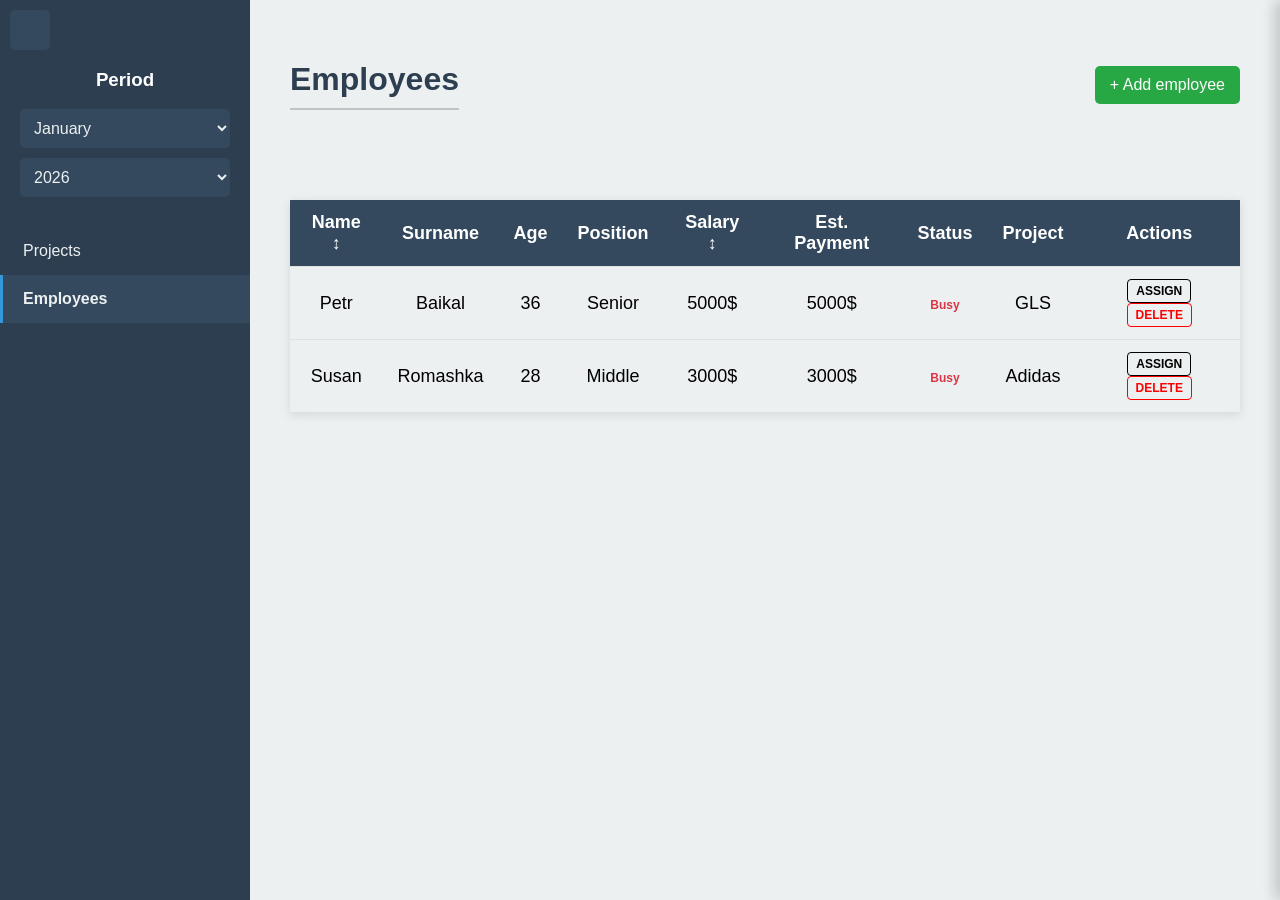
<file: index.html>
<!DOCTYPE html>
<html lang="en">

<head>
    <meta charset="UTF-8">
    <meta name="viewport" content="width=device-width, initial-scale=1.0">
    <title>Dashboard</title>
    <link rel="stylesheet" href="./style.css">
</head>

<body>

    <button class="burger-menu" id="burger-toggle"></button>

    <aside class="sidebar">
        <div class="selector">
            <h3>Period</h3>
            <select name="month" id="month" class="month-selector">
                <option value="0">January</option>
                <option value="1">February</option>
                <option value="2">March</option>
                <option value="3">April</option>
                <option value="4">May</option>
                <option value="5">June</option>
                <option value="6">July</option>
                <option value="7">August</option>
                <option value="8">September</option>
                <option value="9">October</option>
                <option value="10">November</option>
                <option value="11">December</option>
            </select>
            <select name="year" id="year" class="year-selector">
                <option value="2025">2025</option>
                <option value="2026" selected>2026</option>
                <option value="2027">2027</option>
            </select>
        </div>
        <nav class="projects_emplyees">
            <a href="#" id="nav-projects" class="elements">Projects</a>
            <a href="#" id="nav-employees" class="elements active">Employees</a>
        </nav>
    </aside>

    <div class="main-content">

        <div class="employees-content" id="employees-section">
            <div class="content">
                <h1>Employees</h1>
                <div style="display: flex; gap: 10px;">
                    <button class="button-employees" onclick="openEmployeeSidebar()">+ Add employee</button>
                </div>
            </div>

            <table class="employees-table">
                <thead>
                    <tr>
                        <th class="filter" onclick="sortData('alpha')" style="cursor:pointer">Name ↕</th>
                        <th class="filter">Surname</th>
                        <th class="filter">Age</th>
                        <th class="filter">Position</th>
                        <th class="filter" onclick="sortData('salary')" style="cursor:pointer">Salary ↕</th>
                        <th class="filter">Est. Payment</th>
                        <th class="filter">Status</th>
                        <th class="filter">Project</th>
                        <th class="filter">Actions</th>
                    </tr>
                </thead>
                <tbody id="employees-list-body"></tbody>
            </table>
        </div>


        <div class="project-content hidden" id="projects-section">
            <div class="content">
                <h1>Projects</h1>
                <div class="add-button-projects">
                    <button class="button-projects" onclick="openProjectSidebar()">+ Add project</button>
                    <button class="button-projects" onclick="openSeedModal()">Seed Data</button>
                </div>
            </div>
            <table class="projects-table">
                <thead>
                    <tr>
                        <th class="filter" onclick="sortProjects('company')" style="cursor:pointer">Company Name ↕</th>
                        <th class="filter">Project Name</th>
                        <th class="filter" onclick="sortProjects('budget')" style="cursor:pointer">Budget ↕</th>
                        <th class="filter">Capacity</th>
                        <th class="filter">Employees</th>
                        <th class="filter">Total Salaries</th>
                        <th class="filter">Actions</th>
                    </tr>
                </thead>
                <tbody id="projects-list-body"></tbody>
            </table>
        </div>


        <div id="overlay" class="overlay"></div>


        <div id="add-employee-sidebar" class="right-sidebar">
            <div class="right-sidebar-header">
                <h2>Add New Employee</h2>
                <button id="close-employee-sidebar" class="close-btn" onclick="closeAllSidebars()">&times;</button>
            </div>
            <form id="add-employee-form" class="sidebar-form">
                <label>Name</label>
                <input type="text" name="name" required placeholder="Enter Name">

                <label>Surname</label>
                <input type="text" name="surname" required placeholder="Enter Surname">

                <label>Date of Birth</label>
                <input type="date" name="birthday" required>

                <label>Position</label>
                <input type="text" name="position" required placeholder="Job title">

                <label>Salary</label>
                <input type="number" name="salary" required placeholder="Salary in $">

                <label>Initial Project (Optional)</label>
                <select name="project">

                </select>

                <button type="submit" class="save-btn">Save Employee</button>
            </form>
        </div>

        <div id="add-project-sidebar" class="right-sidebar">
            <div class="right-sidebar-header">
                <h2>Add New Project</h2>
                <button id="close-project-sidebar" class="close-btn" onclick="closeAllSidebars()">&times;</button>
            </div>
            <form id="add-project-form" class="sidebar-form">
                <label>Project Name</label>
                <input type="text" name="projectName" required placeholder="e.g. iOS Redesign">

                <label>Company Name</label>
                <input type="text" name="company" required placeholder="e.g. Apple">

                <label>Budget</label>
                <input type="number" name="budget" required placeholder="Total budget">

                <label>Employee Capacity</label>
                <input type="number" name="capacity" required placeholder="Max employees">

                <button type="submit" class="save-btn">Save Project</button>
            </form>
        </div>


        <div id="assign-modal" class="modal-overlay">
            <div class="modal-content">
                <h4>Assign Employee to Project</h4>
                <p id="assign-employee-name" style="font-weight: bold; margin-bottom: 15px; color: #555;"></p>

                <label for="modal-project-select">Choose Project:</label>
                <select id="modal-project-select">

                </select>

                <div class="modal-buttons">
                    <button class="btn-cancel" onclick="closeAssignModal()">Cancel</button>
                    <button class="btn-confirm" onclick="confirmAssignment()">Save</button>
                </div>
            </div>
        </div>


        <div id="seed-modal" class="modal-overlay">
            <div class="modal-content seed-modal-content">
                <div class="modal-header">
                    <h4>Seed Data from Month</h4>
                    <button class="close-btn" onclick="closeSeedModal()">&times;</button>
                </div>
                <p>Select a month to copy its data to the current month (<span id="target-month-name"></span>):</p>

                <div class="table-wrapper">
                    <table class="seed-table">
                        <thead>
                            <tr>
                                <th>Year</th>
                                <th>Month</th>
                                <th>Projects</th>
                                <th>Employees</th>
                                <th>Total Est. Income</th>
                                <th>Action</th>
                            </tr>
                        </thead>
                        <tbody id="seed-table-body">

                        </tbody>
                    </table>
                </div>
            </div>
        </div>
    </div>

    <script src="./script.js"></script>
</body>

</html>
</file>
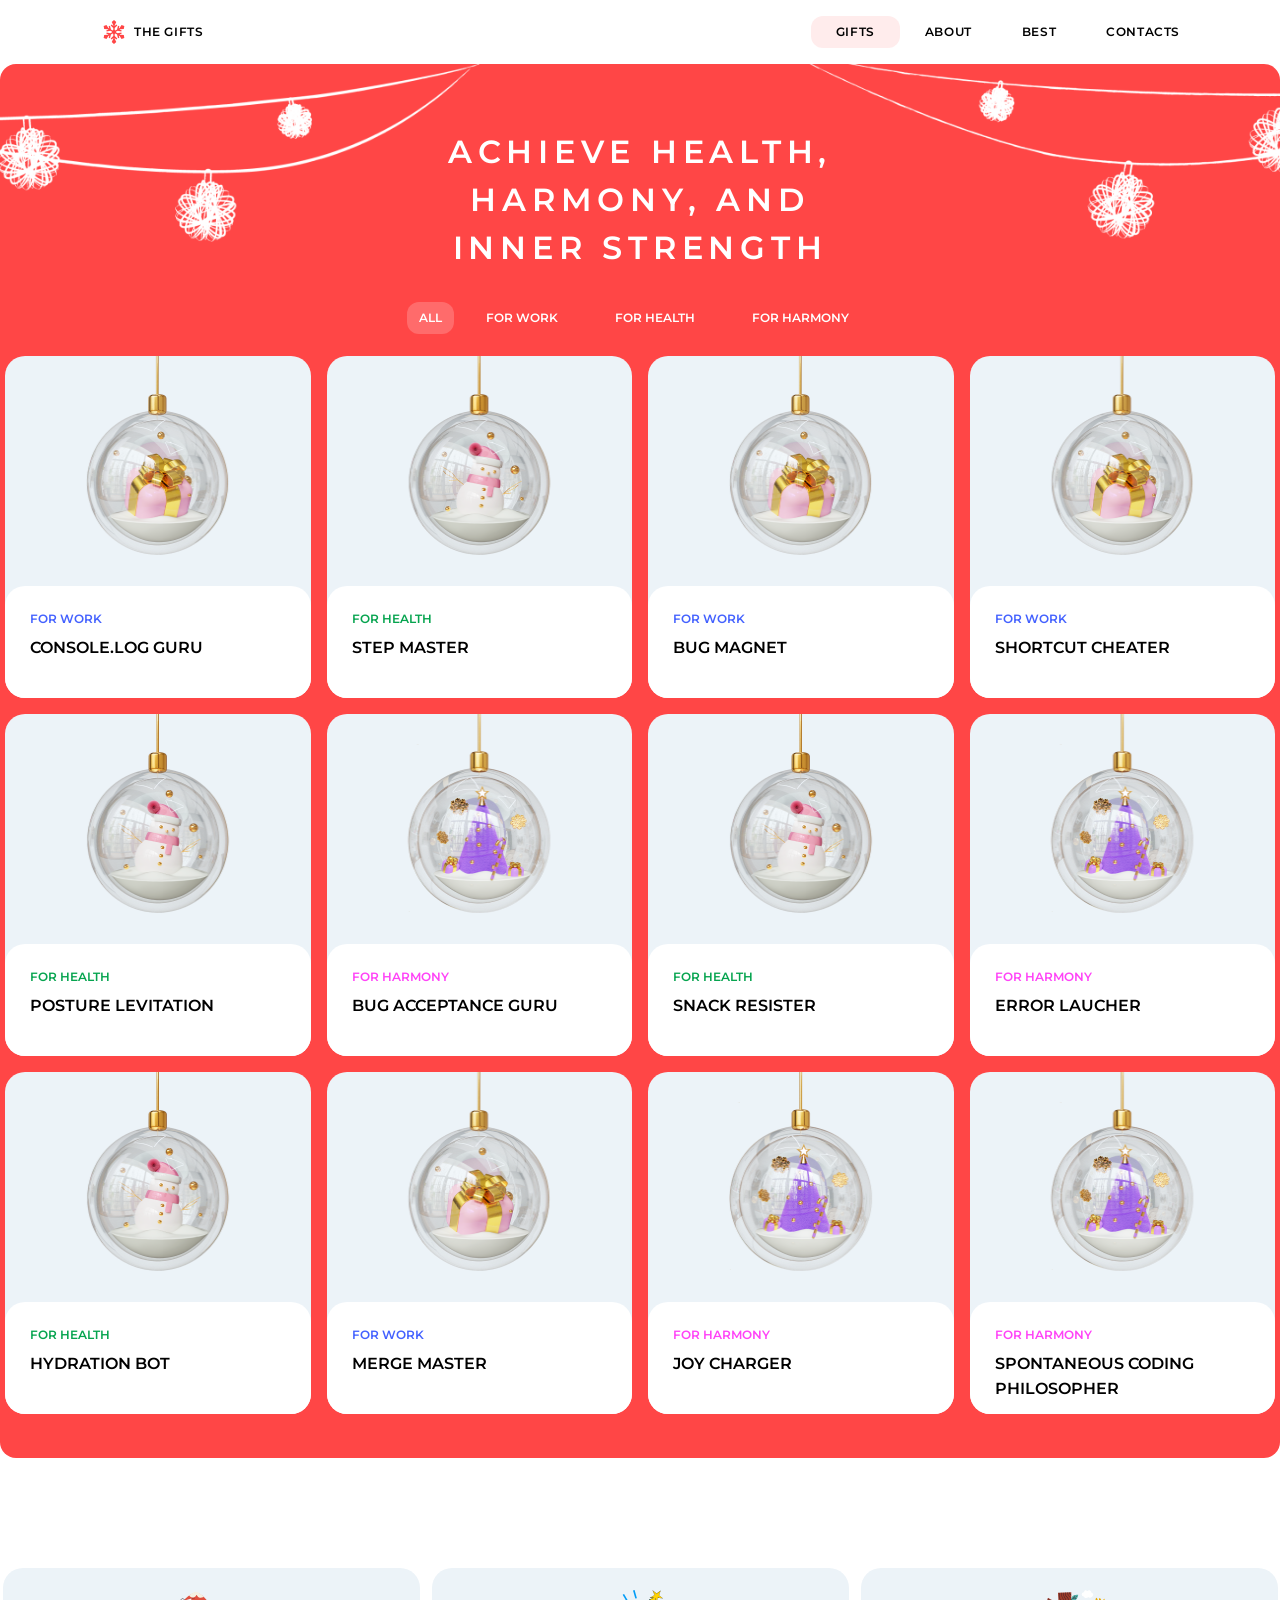
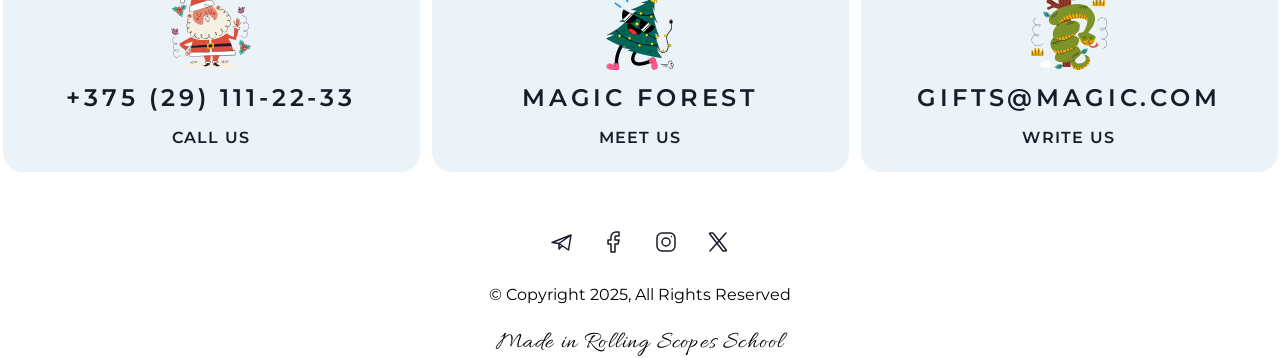
<file: christmas-shop/gifts.html>
<!DOCTYPE html>
<html lang="en">

<head>
    <meta charset="UTF-8">
    <meta name="viewport" content="width=device-width, initial-scale=1.0">
    <title>Christmas shop</title>
    <link rel="stylesheet" href="./style.css">
    <link rel="icon" href="./assets/svg/snowflake.svg">
    <link href="https://fonts.googleapis.com/css2?family=Montserrat:ital,wght@0,100..900;1,100..900&display=swap"
        rel="stylesheet">
    <link href="https://fonts.googleapis.com/css2?family=Allura&display=swap" rel="stylesheet">
</head>

<body class="gifts-page">

    <header class="container">
        <a href="index.html" class="logo">
            <img src="./assets/svg/snowflake.svg" alt="logo">
            <p>THE GIFTS</p>
        </a>
        <nav class="nav">
            <ul class="nav-list">
                <li class="nav-item"><a class="nav-link-active">GIFTS</a></li>
                <li class="nav-item"><a href="index.html#about" class="nav-link">ABOUT</a></li>
                <li class="nav-item"><a href="index.html#best" class="nav-link">BEST</a></li>
                <li class="nav-item"><a href="#contact" class="nav-link">CONTACTS</a></li>
            </ul>
        </nav>
        <div class="burger-menu" id="burger-toggle">
            <span></span>
            <span></span>
        </div>
    </header>

    <main class="container">
        <section class="gifts">
            <div class="gifts_main">
                <h1 class="gifts_h1">Achieve health,<br>
                    harmony, and<br>
                    inner strength</h1>
                <nav class="tabs">
                    <ul class="tabs-list">
                        <li class="nav-item"><a class="nav-link-active1" data-category="all">ALL</a></li>
                        <li class="nav-item"><a class="nav-link" data-category="work">FOR WORK</a></li>
                        <li class="nav-item"><a class="nav-link" data-category="health">FOR HEALTH</a></li>
                        <li class="nav-item"><a class="nav-link" data-category="harmony">FOR HARMONY</a></li>
                    </ul>
                </nav>
            </div>

            <div class="grid_container">
                <div class="card_1" data-category="work">
                    <img src="./assets/images/cardwork.png" class="img_cards" alt="workcard">
                    <div class="card_1text">
                        <h2 class="h2_colorBlue">FOR WORK</h2>
                        <h3 class="h3_gifts1">CONSOLE.LOG GURU</h3>
                    </div>
                </div>

                <div class="card_1" data-category="health">
                    <img src="./assets/images/cardhealth.png" class="img_cards" alt="healthcard">
                    <div class="card_1text">
                        <h2 class="h2_colorGreen">FOR HEALTH</h2>
                        <h3 class="h3_gifts1">STEP MASTER</h3>
                    </div>
                </div>

                <div class="card_1" data-category="work">
                    <img src="./assets/images/cardwork.png" class="img_cards" alt="workcard">
                    <div class="card_1text">
                        <h2 class="h2_colorBlue">FOR WORK</h2>
                        <h3 class="h3_gifts1">BUG MAGNET</h3>
                    </div>
                </div>

                <div class="card_1" data-category="work">
                    <img src="./assets/images/cardwork.png" class="img_cards" alt="workcard">
                    <div class="card_1text">
                        <h2 class="h2_colorBlue">FOR WORK</h2>
                        <h3 class="h3_gifts1">SHORTCUT CHEATER</h3>
                    </div>
                </div>

                <div class="card_1" data-category="health">
                    <img src="./assets/images/cardhealth.png" class="img_cards" alt="healthcard">
                    <div class="card_1text">
                        <h2 class="h2_colorGreen">FOR HEALTH</h2>
                        <h3 class="h3_gifts1">POSTURE LEVITATION</h3>
                    </div>
                </div>

                <div class="card_1" data-category="harmony">
                    <img src="./assets/images/cardharmony.png" class="img_cards" alt="harmonycard">
                    <div class="card_1text">
                        <h2 class="h2_colorPink">FOR HARMONY</h2>
                        <h3 class="h3_gifts1">BUG ACCEPTANCE GURU</h3>
                    </div>
                </div>

                <div class="card_1" data-category="health">
                    <img src="./assets/images/cardhealth.png" class="img_cards" alt="healthcard">
                    <div class="card_1text">
                        <h2 class="h2_colorGreen">FOR HEALTH</h2>
                        <h3 class="h3_gifts1">SNACK RESISTER</h3>
                    </div>
                </div>

                <div class="card_1" data-category="harmony">
                    <img src="./assets/images/cardharmony.png" class="img_cards" alt="harmonycard">
                    <div class="card_1text">
                        <h2 class="h2_colorPink">FOR HARMONY</h2>
                        <h3 class="h3_gifts1">ERROR LAUCHER</h3>
                    </div>
                </div>

                <div class="card_1" data-category="health">
                    <img src="./assets/images/cardhealth.png" class="img_cards" alt="healthcard">
                    <div class="card_1text">
                        <h2 class="h2_colorGreen">FOR HEALTH</h2>
                        <h3 class="h3_gifts1">HYDRATION BOT</h3>
                    </div>
                </div>

                <div class="card_1" data-category="work">
                    <img src="./assets/images/cardwork.png" class="img_cards" alt="workcard">
                    <div class="card_1text">
                        <h2 class="h2_colorBlue">FOR WORK</h2>
                        <h3 class="h3_gifts1">MERGE MASTER</h3>
                    </div>
                </div>

                <div class="card_1" data-category="harmony">
                    <img src="./assets/images/cardharmony.png" class="img_cards" alt="harmonycard">
                    <div class="card_1text">
                        <h2 class="h2_colorPink">FOR HARMONY</h2>
                        <h3 class="h3_gifts1">JOY CHARGER</h3>
                    </div>
                </div>

                <div class="card_1" data-category="harmony">
                    <img src="./assets/images/cardharmony.png" class="img_cards" alt="harmonycard">
                    <div class="card_1text">
                        <h2 class="h2_colorPink">FOR HARMONY</h2>
                        <h3 class="h3_gifts1">SPONTANEOUS CODING<br>PHILOSOPHER</h3>
                    </div>
                </div>
            </div>
        </section>
    </main>

    <footer class="footer container" id="contact">
        <section class="contacts_section">
            <div class="contacts_cards">
                <a href="tel:+375291112233" class="contact_cards2">
                    <img src="./assets/svg/santa-claus.svg" class="contacts_image" alt="santa-claus">
                    <p class="contacts_info">+375 (29) 111-22-33</p>
                    <h3>CALL US</h3>
                </a>

                <a href="https://maps.google.com" target="_blank" class="contact_cards2">
                    <img src="./assets/svg/christmas-tree.svg" class="contacts_image" alt="christmas-tree">
                    <p class="contacts_info">MAGIC FOREST</p>
                    <h3>MEET US</h3>
                </a>

                <a href="mailto:GIFTS@MAGIC.COM" class="contact_cards2">
                    <img src="./assets/svg/snake.svg" class="contacts_image" alt="snake">
                    <p class="contacts_info">GIFTS@MAGIC.COM</p>
                    <h3>WRITE US</h3>
                </a>
            </div>

            <div class="footer_text">
                <img src="./assets/svg/Socials.svg" alt="Socials">
                <p>© Copyright 2025, All Rights Reserved</p>
                <a href="https://rs.school/" target="_blank" class="Cursive_text3">Made in Rolling Scopes School</a>
            </div>
        </section>
    </footer>

    <button class="btnUp" id="btnUp">
        <svg width="24" height="24" viewBox="0 0 24 24" fill="none" xmlns="http://www.w3.org/2000/svg">
            <path d="M12 19V5" stroke="currentColor" stroke-width="2" stroke-linecap="round" stroke-linejoin="round" />
            <path d="M5 12L12 5L19 12" stroke="currentColor" stroke-width="2" stroke-linecap="round"
                stroke-linejoin="round" />
        </svg>
    </button>

    <script src="./script.js"></script>
</body>

</html>
</file>
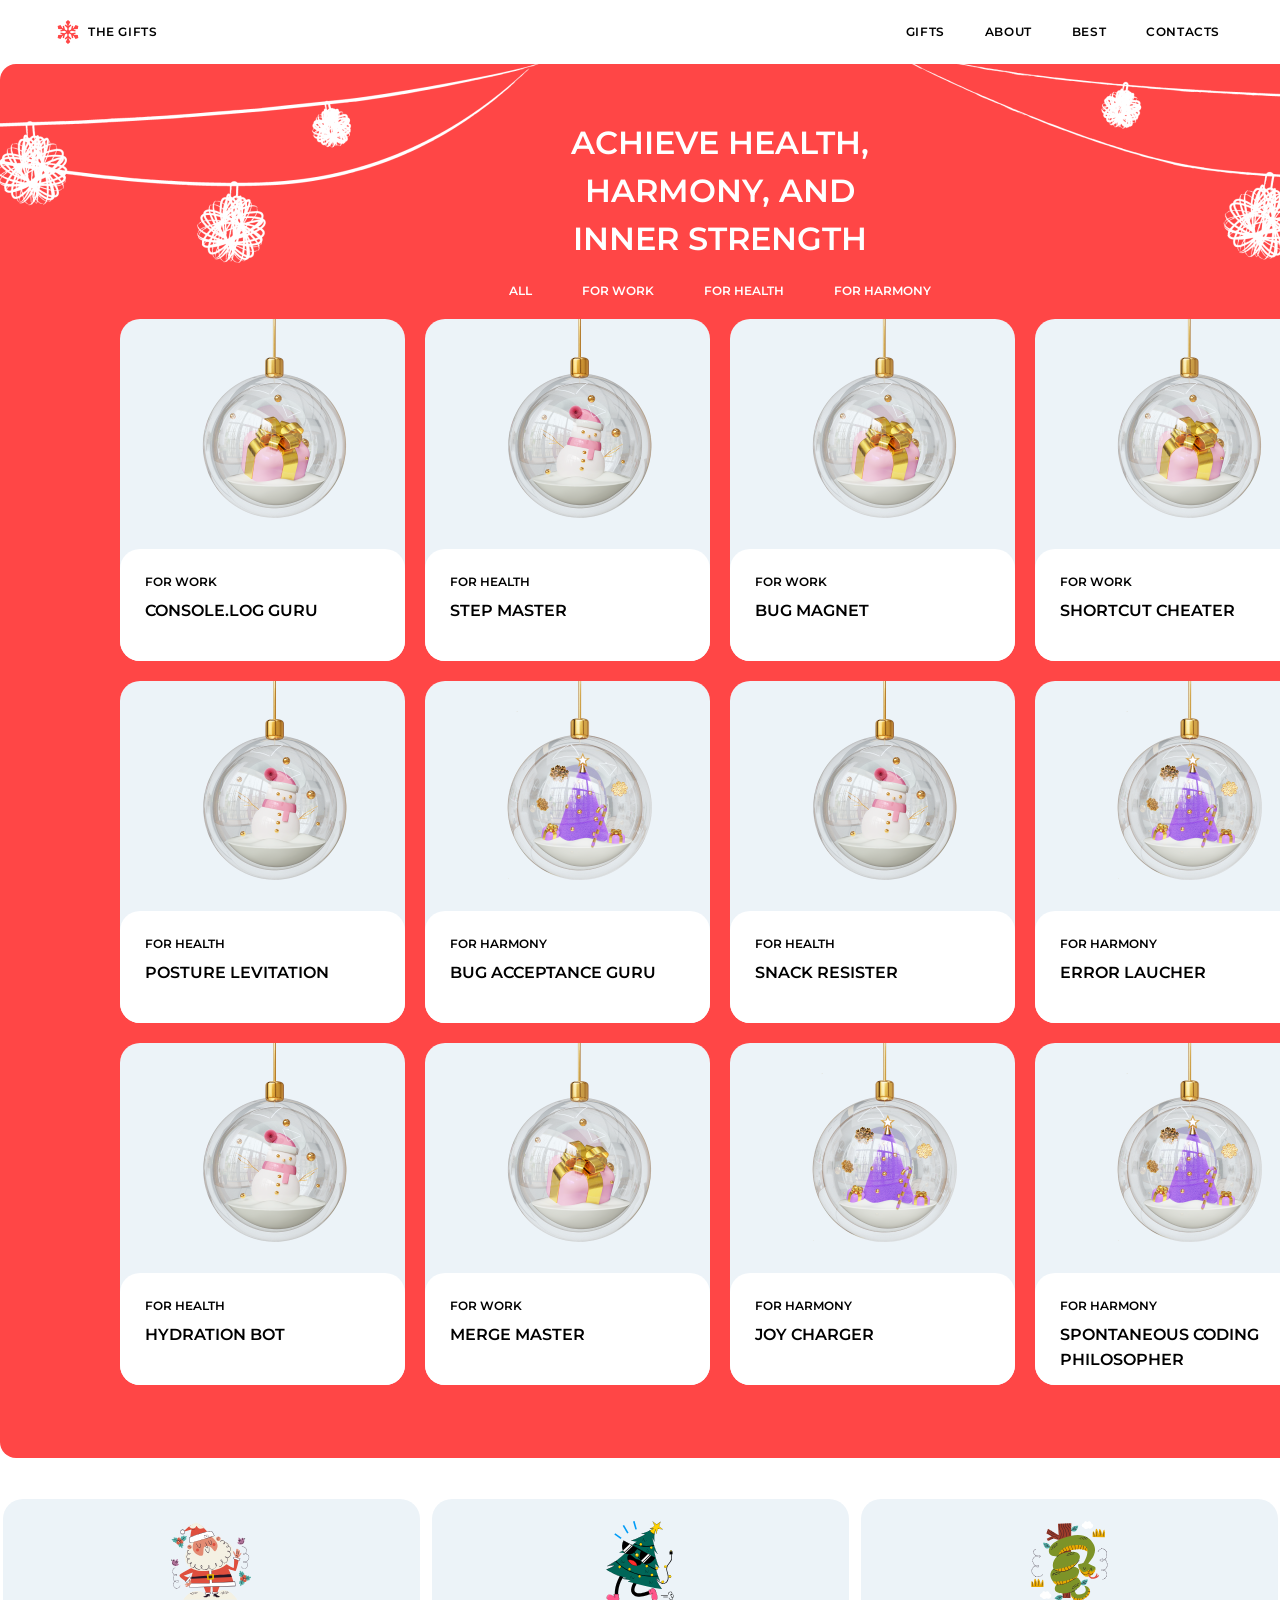
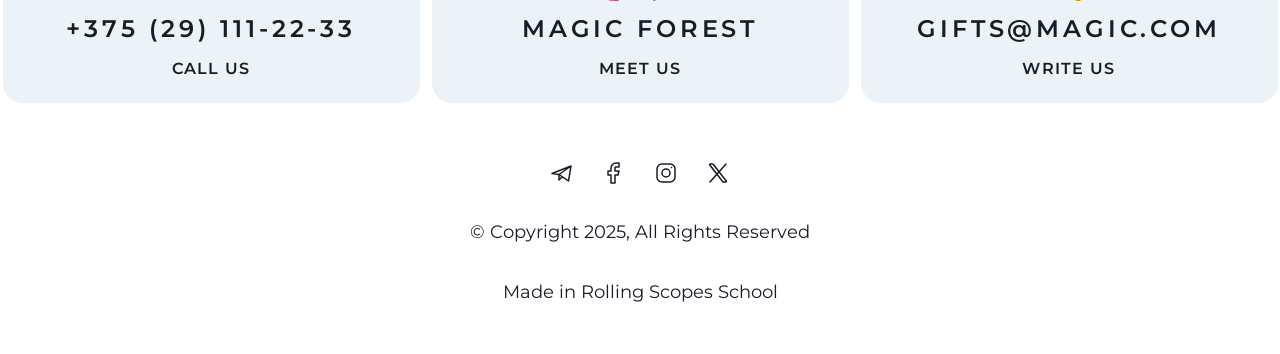
<file: christmasGift/gifts.html>
<!DOCTYPE html>
<html lang="en">

<head>
    <meta charset="UTF-8">
    <meta name="viewport" content="width=device-width, initial-scale=1.0">
    <title>Christmas shop</title>
    <link rel="stylesheet" href="./style.css">
    <link rel="icon" href="./assets/svg/snowflake.svg">
    <link href="https://fonts.googleapis.com/css2?family=Montserrat:ital,wght@0,100..900;1,100..900&display=swap"
        rel="stylesheet">
    <link href="https://fonts.googleapis.com/css2?family=Allura&display=swap" rel="stylesheet">
</head>

<body>


    <header class="container">
        <a href="index.html" class="logo">
            <img src="./assets/svg/snowflake.svg" alt="logo">
            <p>THE GIFTS</p>
        </a>
        <nav class="nav">
            <ul class="nav-list">
                <li class="nav-item"><a class="nav-link active">GIFTS</a></li>
                <li class="nav-item"><a href="#about" class="nav-link">ABOUT</a></li>
                <li class="nav-item"><a href="#best" class="nav-link">BEST</a></li>
                <li class="nav-item"><a href="#contact" class="nav-link">CONTACTS</a></li>
            </ul>
        </nav>
    </header>


    <main class="container">
        <section class="gifts">
            <div class="gifts_main">
                <h1>Achieve health,<br>
                    harmony, and<br>
                    inner strength</h1>
                <nav class="tabs">
                    <ul class="tabs-list">
                        <li class="nav-item"><a href="#ALL" class="nav-link">ALL</a></li>
                        <li class="nav-item"><a href="#FOR_WORK" class="nav-link">FOR WORK</a></li>
                        <li class="nav-item"><a href="#FOR_HEALTH" class="nav-link">FOR HEALTH</a></li>
                        <li class="nav-item"><a href="#FOR_HARMONY" class="nav-link">FOR HARMONY</a></li>
                    </ul>
                </nav>
            </div>


            <div class="grid_container">
                <div class="card_1">
                    <img src="./assets/image/cardwork.png" class="img_cards" alt="workcard">
                    <div class="card_1text">
                        <h2 class="h4_colorBlue">FOR WORK</h2>
                        <h3>CONSOLE.LOG GURU</h3>
                    </div>
                </div>
                <div class="card_1">
                    <img src="./assets/image/cardhealth.png" class="img_cards" alt="healthcard">
                    <div class="card_1text">
                        <h2 class="h4_colorGreen">FOR HEALTH</h2>
                        <h3>STEP MASTER</h3>
                    </div>
                </div>
                <div class="card_1">
                    <img src="./assets/image/cardwork.png" class="img_cards" alt="workcard">
                    <div class="card_1text">
                        <h2 class="h4_colorBlue">FOR WORK</h2>
                        <h3>BUG MAGNET</h3>
                    </div>
                </div>
                <div class="card_1">
                    <img src="./assets/image/cardwork.png" class="img_cards" alt="workcard">
                    <div class="card_1text">
                        <h2 class="h4_colorBlue">FOR WORK</h2>
                        <h3>SHORTCUT CHEATER</h3>
                    </div>
                </div>
                <div class="card_1">
                    <img src="./assets/image/cardhealth.png" class="img_cards" alt="healthcard">
                    <div class="card_1text">
                        <h2 class="h4_colorGreen">FOR HEALTH</h2>
                        <h3>POSTURE LEVITATION</h3>
                    </div>
                </div>
                <div class="card_1">
                    <img src="./assets/image/cardharmony.png" class="img_cards" alt="harmonycard">
                    <div class="card_1text">
                        <h2 class="h4_colorPink">FOR HARMONY</h2>
                        <h3>BUG ACCEPTANCE GURU</h3>
                    </div>
                </div>
                <div class="card_1">
                    <img src="./assets/image/cardhealth.png" class="img_cards" alt="healthcard">
                    <div class="card_1text">
                        <h2 class="h4_colorGreen">FOR HEALTH</h2>
                        <h3>SNACK RESISTER</h3>
                    </div>
                </div>
                <div class="card_1">
                    <img src="./assets/image/cardharmony.png" class="img_cards" alt="harmonycard">
                    <div class="card_1text">
                        <h2 class="h4_colorPink">FOR HARMONY</h2>
                        <h3>ERROR LAUCHER</h3>
                    </div>
                </div>
                <div class="card_1">
                    <img src="./assets/image/cardhealth.png" class="img_cards" alt="healthcard">
                    <div class="card_1text">
                        <h2 class="h4_colorGreen">FOR HEALTH</h2>
                        <h3>HYDRATION BOT</h3>
                    </div>
                </div>
                <div class="card_1">
                    <img src="./assets/image/cardwork.png" class="img_cards" alt="workcard">
                    <div class="card_1text">
                        <h2 class="h4_colorBlue">FOR WORK</h2>
                        <h3>MERGE MASTER</h3>
                    </div>
                </div>

                <div class="card_1">
                    <img src="./assets/image/cardharmony.png" class="img_cards" alt="harmonycard">
                    <div class="card_1text">
                        <h2 class="h4_colorPink">FOR HARMONY</h2>
                        <h3>JOY CHARGER</h3>
                    </div>
                </div>
                <div class="card_1">
                    <img src="./assets/image/cardharmony.png" class="img_cards" alt="harmonycard">
                    <div class="card_1text">
                        <h2 class="h4_colorPink">FOR HARMONY</h2>
                        <h3>SPONTANEOUS CODING<br>PHILOSOPHER</h3>
                    </div>
                </div>

            </div>
        </section>
    </main>


    <footer class="footer container" id="contact">
        <section class="contacts_section">
            <div class="contacts_cards">
                <a href="tel:+375291112233" class="contact_cards2">
                    <img src="./assets/svg/santa-claus.svg" class="contacts_image" alt="santa-claus">
                    <p class="contacts_info">+375 (29) 111-22-33</p>
                    <h3>CALL US</h3>
                </a>

                <a href="https://www.google.com/maps" target="_blank" class="contact_cards2">
                    <img src="./assets/svg/christmas-tree.svg" class="contacts_image" alt="christmas-tree">
                    <p class="contacts_info">MAGIC FOREST</p>
                    <h3>MEET US</h3>
                </a>

                <a href="mailto:GIFTS@MAGIC.COM" class="contact_cards2">
                    <img src="./assets/svg/snake.svg" class="contacts_image" alt="snake">
                    <p class="contacts_info">GIFTS@MAGIC.COM</p>
                    <h3>WRITE US</h3>
                </a>
            </div>

            <div class="footer_text">
                <img src="./assets/svg/Socials.svg" alt="Socials">
                <p>© Copyright 2025, All Rights Reserved</p>
                <a href="https://rs.school/" target="_blank" class="Cursive_text">Made in Rolling Scopes School</a>
            </div>
        </section>
    </footer>
</body>

</html>
</file>
<file: style.css>
* {
    box-sizing: border-box;
}


html {
    scroll-behavior: smooth;
}

body {
    display: flex;
    margin: 0;
    overflow: hidden;
    height: 100vh;
    font-family: Segoe UI, Tahoma, Geneva, Verdana, sans-serif;
    background-color: #ecf0f1;

}


.burger-menu {
    position: fixed;
    left: 10px;
    top: 10px;
    z-index: 100;
    width: 40px;
    height: 40px;
    background: #34495e;
    border: none;
    cursor: pointer;
    border-radius: 5px;
}


.sidebar {
    width: 250px;
    min-width: 250px;
    background-color: #2c3e50;
    transition: all 0.3s ease;
    overflow: hidden;
    display: flex;
    flex-direction: column;
    color: white;
}

.sidebar.collapsed {
    width: 0;
    min-width: 0;
    opacity: 0;
}

.main-content {
    flex-grow: 1;
    background-color: #ecf0f1;
    padding: 40px;
    overflow-y: auto;
    transition: 0.3s;

}


.sidebar.collapsed+.main-content {
    margin-left: 0;
}

.selector {
    display: flex;
    flex-direction: column;
    text-align: center;
    align-items: center;
    padding-top: 50px;
}


.month-selector,
.year-selector {
    width: 210px;
    padding: 10px;
    margin-bottom: 10px;
    border: none;
    border-radius: 5px;
    background-color: #34495e;
    color: #ecf0f1;
    font-size: 1em;
    cursor: pointer;
    transition: background-color .2s ease;
}

.projects_emplyees {
    display: flex;
    flex-direction: column;
    justify-content: left;
    margin-top: 20px;
}

.elements {
    padding: 15px 20px;
    text-decoration: none;
    color: #ecf0f1;
    transition: background-color .2s ease;
    border-left: 3px solid transparent;
}


.elements.active {
    background-color: #34495e;
    border-left-color: #3498db;
    font-weight: 700;
}

.hidden {
    display: none !important;
}


.main-content {
    display: flex;
    flex-direction: column;
    justify-content: left;
    padding: 40px;
}

.employees-content {
    display: block;
    unicode-bidi: isolate;
}

.main-content h1 {
    color: #2c3e50;
    border-bottom: 2px solid #bdc3c7;
    padding-bottom: 10px;
    margin-bottom: 20px;
}

.button-employees {
    background-color: #28a745;
    color: #fff;
    border: none;
    padding: 10px 15px;
    border-radius: 5px;
    cursor: pointer;
    font-size: 1em;
    transition: background-color .2s ease;
}

table {
    width: 100%;
    height: 50px;
    border-collapse: collapse;
    margin-top: 70px;
    box-shadow: 0 2px 10px #0000001a;
    font-size: 18px;
}

thead {
    background-color: #34495e;
    color: #fff;

}

tr {
    text-align: center;
}


table td,
table th {
    padding: 12px 15px;
    text-align: center;
    border-bottom: 1px solid #e1e1e1;
}

tbody tr {
    transition: background-color 0.3s ease;
    cursor: pointer;
}


tbody tr:hover {
    background-color: rgba(0, 123, 255, 0.1);
}

.content {
    display: flex;
    justify-content: space-between;
    align-items: center;
    margin-bottom: 20px;
}

.add-button-projects {
    display: block;
    unicode-bidi: isolate;
}


.button-projects {
    background-color: #28a745;
    color: #fff;
    border: none;
    padding: 10px 15px;
    border-radius: 5px;
    cursor: pointer;
    font-size: 1em;
    transition: background-color .2s ease;
}


th.filter:hover {
    background-color: #44607a;
    /* Чуть светлее при наведении */
    color: #1abc9c;
}




/* Правый сайдбар */
.right-sidebar {
    position: fixed;
    top: 0;
    right: -400px;

    width: 400px;
    height: 100vh;
    background-color: white;
    box-shadow: -5px 0 15px rgba(0, 0, 0, 0.1);
    z-index: 1001;
    transition: right 0.3s ease;

    padding: 25px;
    display: flex;
    flex-direction: column;
}

.right-sidebar.active {
    right: 0;

}


.overlay {
    position: fixed;
    top: 0;
    left: 0;
    width: 100%;
    height: 100%;
    background: rgba(0, 0, 0, 0.5);
    display: none;
    z-index: 1000;
}

.overlay.active {
    display: block;
}


.right-sidebar-header {
    display: flex;
    justify-content: space-between;
    align-items: center;
    border-bottom: 1px solid #eee;
    padding-bottom: 15px;
    margin-bottom: 20px;
}

.sidebar-form {
    display: flex;
    flex-direction: column;
    gap: 15px;
}

.sidebar-form input {
    padding: 10px;
    border: 1px solid #ddd;
    border-radius: 5px;
}

.save-btn {
    background-color: #28a745;
    color: white;
    border: none;
    padding: 12px;
    border-radius: 5px;
    cursor: pointer;
    font-weight: bold;
    margin-top: 10px;
}

.close-btn {
    background: none;
    border: none;
    font-size: 24px;
    cursor: pointer;
}


/*actions*/

.actions-cell {
    display: flex;
    gap: 8px;
    align-items: center;
}


.btn-text {
    background: none;
    border: 1px solid currentColor;
    padding: 4px 8px;
    font-size: 12px;
    font-weight: 600;
    text-transform: uppercase;
    cursor: pointer;
    border-radius: 4px;
    transition: background 0.2s, color 0.2s;
}


.btn-assign-text {
    color: #007bff;
    background-color: rgba(0, 123, 255, 0.1);
}

.btn-assign-text:hover {
    background-color: #007bff;
    color: white;
}

.btn-delete-text {
    color: #dc3545;
    background-color: rgba(220, 53, 69, 0.1);
}

.btn-delete-text:hover {
    background-color: #dc3545;
    color: white;
}


.status-text {
    font-size: 12px;
    font-weight: bold;
    text-transform: capitalize;
}

.text-online {
    color: #28a745;
}

.text-offline {
    color: #dc3545;
}



/*модальное окно*/

.modal-overlay {
    display: none;
    position: fixed;
    top: 0;
    left: 0;
    width: 100%;
    height: 100%;
    background: rgba(0, 0, 0, 0.5);
    z-index: 2000;
    justify-content: center;
    align-items: center;
}

.modal-overlay.active {
    display: flex;
}

.modal-content {
    background: white;
    padding: 25px;
    border-radius: 12px;
    width: 320px;
    box-shadow: 0 5px 15px rgba(0, 0, 0, 0.3);
}

.modal-content select {
    width: 100%;
    padding: 8px;
    margin: 15px 0;
}

.modal-buttons {
    display: flex;
    justify-content: flex-end;
    gap: 10px;
}

.btn-confirm {
    background: #28a745;
    color: white;
    border: none;
    padding: 8px 15px;
    border-radius: 5px;
    cursor: pointer;
}

.btn-cancel {
    background: #eee;
    border: none;
    padding: 8px 15px;
    border-radius: 5px;
    cursor: pointer;
}


/*seed data*/

.seed-modal-content {
    width: 80% !important;
    max-width: 800px;
}

.seed-table {
    width: 100%;
    border-collapse: collapse;
    margin-top: 15px;
}

.seed-table th,
.seed-table td {
    padding: 10px;
    border-bottom: 1px solid #eee;
    text-align: left;
}

.btn-seed {
    background: #007bff;
    color: white;
    border: none;
    padding: 5px 10px;
    border-radius: 4px;
    cursor: pointer;
}

.btn-seed:hover {
    background: #0056b3;
}

.modal-header {
    display: flex;
    justify-content: space-between;
    align-items: center;
    margin-bottom: 15px;
}

.close-btn {
    background: none;
    border: none;
    font-size: 24px;
    cursor: pointer;
}

.btn-seed-action {
    background-color: #4A90E2;
    color: white;
    border: none;
    padding: 6px 12px;
    border-radius: 4px;
    cursor: pointer;
    font-weight: bold;
}

.btn-seed-action:hover {
    background-color: #357ABD;
}
</file>
<file: christmas-shop/style.css>
* {
    box-sizing: border-box;
}


.container {
    max-width: 1440px;
    margin: 0 auto;
}

html {
    scroll-behavior: smooth;
}

body {
    font-family: "Montserrat", sans-serif;
    font-weight: 400;
    font-size: 18px;
    display: flex;
    flex-direction: column;
    color: rgba(236, 243, 248, 1);
    margin: 0;
    background-color: rgba(255, 255, 255, 1);
}

.container,
.hero,
.gifts,
.CTA,
footer {
    max-width: 1440px;
    width: 100%;
    margin: 0 auto;
}


img {
    max-width: 100%;
    height: auto;
    display: block;
}

/*Header*/

header {
    background-color: rgba(255, 255, 255, 1);
    color: black;
    width: 100%;
    height: 64px;
    display: flex;
    justify-content: space-between;
    align-items: center;
    padding: 0 40px;
    line-height: 130%;
    letter-spacing: 0.05em;
    font-family: 'Montserrat', sans-serif;
    font-weight: 600;
    font-size: 12px;
    text-transform: uppercase;
    box-sizing: border-box;
}

.nav a,
.logo {
    color: black;
    text-decoration: none;
    transition: all 0.5s;
    display: flex;
    align-items: center;
}


.nav a:hover {
    color: rgba(255, 70, 70, 1);
    border-radius: 12px;
    background-color: rgba(255, 70, 70, 0.1);
    padding: 8px 30px;
}


.logo:hover {
    color: rgba(255, 70, 70, 1);
    border-radius: 12px;
    background-color: rgba(255, 70, 70, 0.1);
    padding: 8px 62px;
}



.logo {
    gap: 8px;
    padding: 8px 62px;
}

.logo p {
    margin: 0;
    line-height: 130%;
    letter-spacing: 0.05em;
    font-family: Montserrat;
    font-weight: 600;
    font-size: 12px;
    text-transform: uppercase;
}

.nav-list {
    list-style: none;
    display: flex;
    gap: 0;
    padding-right: 35px;

}

.nav-link {
    padding: 8px 25px;
    display: block;
}


.burger-menu {
    display: none;
    width: 40px;
    height: 40px;
    position: relative;
    cursor: pointer;
    z-index: 20;
}

.burger-menu span {
    position: absolute;
    left: 23px;
    width: 18px;
    height: 1px;
    background-color: black;
    transition: 0.3s;
}

.burger-menu span:first-child {
    top: 17px;
}

.burger-menu span:last-child {
    bottom: 17px;
}



/*Main*/

main {
    display: flex;
    flex-direction: column;
    justify-content: center;
    text-align: center;
    border-radius: 16px;
    background-color: rgba(255, 70, 70, 1);
}


/*hero*/

.hero {
    background-image: url('./assets/images/christmassnow.png'), url('./assets/images/christmasball.png');
    background-repeat: no-repeat;
    background-size: cover;
    background-position: center;
    display: flex;
    flex-direction: column;
    justify-content: center;
    align-items: center;
    width: 100%;
    max-width: 1440px;
    min-height: 524px;
    margin: 0 auto;
    border-radius: 40px;
}

.gift_yourself {
    display: flex;
    flex-direction: column;
    align-items: center;
    text-align: center;
    gap: 12px;
}

.Cursive_text {
    font-size: 24px;
    font-weight: 400;
    letter-spacing: 0.05em;
    font-family: "Allura", cursive;
    color: #FFFFFF;
    margin: 0;
}

h1 {
    font-family: "Montserrat", sans-serif;
    font-weight: 600;
    font-size: 32px;
    line-height: 150%;
    letter-spacing: 0.18em;
    color: #FFFFFF;
    margin: 8px 0;
    text-transform: uppercase;
}

.button_explore {
    display: flex;
    align-items: center;
    justify-content: center;
    text-decoration: none;
    border-radius: 20px;
    height: 56px;
    width: 235px;
    background-color: #181C29;
    color: #FFFFFF;
    font-family: "Montserrat", sans-serif;
    font-weight: 600;
    font-size: 12px;
    letter-spacing: 0.05em;
    text-transform: uppercase;
    transition: background-color 0.5s ease, color 0.5s ease;
    margin-bottom: 15px;
}

.button_explore:hover {
    background-color: #FFFFFF;
    color: #181C29;
}


/*about*/

.About {
    display: flex;
    justify-content: center;
    align-items: center;
    min-height: 648px;
    width: 100%;
    background-color: rgba(255, 70, 70, 1);
    background-image: url('./assets/images/christmassnow.png');
}

.rectangle_about {
    display: flex;
    flex-direction: row;
    background-color: white;
    color: black;
    max-width: 1276px;
    width: calc(100% - 16px);
    height: auto;
    border-radius: 20px;
    overflow: hidden;
    margin: 0 auto;
}

.Cursive_text2 {
    font-size: 24px;
    font-weight: 400;
    letter-spacing: 0.05em;
    font-family: "Allura", cursive;
    color: rgba(255, 70, 70, 1);
}

.Text_section2 {
    flex: 1;
    display: flex;
    flex-direction: column;
    justify-content: center;
    padding: 0 60px;
    text-align: left;
    align-items: flex-start;
    padding-bottom: 20px;
}


.Text_section2 h2 {
    font-size: 24px;
    text-transform: uppercase;
    margin-bottom: 20px;
    font-weight: 600;
    line-height: 152%;
    letter-spacing: 16%;
    margin: 0;
}

p {
    font-family: "Montserrat", sans-serif;
    font-weight: 400;
    line-height: 148%;
    font-size: 16px;
}

.image_santa {
    flex: 1;
}

.image_santa img {
    object-fit: cover;
    display: block;
    width: 638px;
    height: 528px;
    border-radius: 20px;
    gap: Space 0;
    opacity: 1;

}


.slider_1 {
    display: flex;
    flex-direction: column;
    justify-content: center;

}

.text_slider {
    display: flex;
    flex-direction: column;
    justify-content: center;
    margin-top: 60px;
    padding: 0;
}

.text_slider h2 {
    margin: 0;
    padding: 0;
}


/* slider */

.row_slider {
    display: flex;
    flex-direction: row;
    justify-content: space-between;
    align-items: center;
    padding-left: 90px;
    gap: 19px;
    background-image: url('./assets/images/christmassnow.png');
    width: 100%;
    max-width: 1440px;
    margin: 0 auto;
    overflow: hidden;
    position: relative;
}


.bigText {
    font-family: "Montserrat", sans-serif;
    font-weight: 600;
    font-size: 80px;

}

.row_image {
    height: 200px;
    width: 200px;
}


.row_button {
    display: flex;
    flex-direction: row;
    justify-content: right;
    align-items: center;
    padding: 0 80px;
    gap: 20px;
    margin: 0;
}

.arrow-button1 {
    width: 60px;
    height: 60px;
    color: white;
    background-color: #ff4d4d;
    border: 1px solid white;
    border-radius: 40%;
    cursor: pointer;
    transition: all 0.3s ease;
    display: flex;
    align-items: center;
    justify-content: center;
    padding: 0;
    transform: scaleX(-1);
}

.arrow-button {
    width: 60px;
    height: 60px;
    color: white;
    background-color: #ff4d4d;
    border: 1px solid white;
    border-radius: 40%;
    cursor: pointer;
    transition: all 0.3s ease;
    display: flex;
    align-items: center;
    justify-content: center;
    padding: 0;
}

.arrow-button:hover {
    background-color: #ff4d4d;
    color: white;
    border-color: #ffadad;
}

.arrow-button1:hover {
    background-color: #ff4d4d;
    color: white;
    border-color: #ffadad;
}

/* Best_Gifts */

.Best_Gifts {
    background-image: url('./assets/images/christmassnow.png');
    display: flex;
    flex-direction: column;
    justify-content: center;
    margin: 100px 0 0;
    gap: 15px;

}

.best_cards {
    display: flex;
    flex-direction: row;
    justify-content: center;
    flex-wrap: wrap;
    gap: 10px;

}

.card_1 {
    display: flex;
    flex-direction: column;
    justify-content: center;
    background-color: rgba(236, 243, 248, 1);
    border-radius: 20px;
    margin: 0;
}

.card_1text {
    display: flex;
    flex-direction: column;
    justify-content: flex-start;
    background-color: white;
    text-align: left;
    color: black;
    padding-left: 20px;
    border-radius: 20px;
    width: 310px;
    height: 112px;
    gap: 0;
    opacity: 1;
    padding-top: 20px;

}

.img_cards {
    width: 310px;
    height: 230px;

}

h2 {
    font-family: Montserrat;
    font-weight: 600;
    font-style: SemiBold;
    font-size: 24px;
    line-height: 152%;
    letter-spacing: 16%;
    text-transform: uppercase;
    padding: 0;
    margin: 0;
}

h3 {
    font-family: "Montserrat", sans-serif;
    font-weight: 600;
    font-size: 16px;
    line-height: 152%;
    letter-spacing: 8%;
    font-style: SemiBold;
    line-height: 152%;
    letter-spacing: 8%;
    text-transform: uppercase;
    padding: 0;
    margin: 0;
}


.h2_colorBlue,
.h2_colorGreen,
.h2_colorPink {
    font-family: "Montserrat", sans-serif;
    font-weight: 600;
    font-size: 12px;
    font-family: Montserrat;
    font-style: SemiBold;
    line-height: 130%;
    letter-spacing: 5%;
    text-transform: uppercase;
    padding: 0;
    margin: 0;
}


h3:hover {
    color: #FF4646;
    cursor: pointer;
    transition: color 0.3s;
}

.h2_colorBlue {
    color: rgba(67, 97, 255, 1);
    font-family: "Montserrat", sans-serif;
    font-weight: 600;
    font-size: 12px;
    font-family: Montserrat;
    font-style: SemiBold;
    line-height: 130%;
    letter-spacing: 5%;
    text-transform: uppercase;
}

.h2_colorGreen {
    color: rgba(6, 164, 79, 1);
    font-family: "Montserrat", sans-serif;
    font-weight: 600;
    font-size: 12px;
    font-family: Montserrat;
    font-style: SemiBold;
    line-height: 130%;
    letter-spacing: 5%;
    text-transform: uppercase;
}

.h2_colorPink {
    color: rgba(255, 67, 247, 1);
    font-family: "Montserrat", sans-serif;
    font-weight: 600;
    font-size: 12px;
    font-family: Montserrat;
    font-style: SemiBold;
    line-height: 130%;
    letter-spacing: 5%;
    text-transform: uppercase;
}



/*CTA_section*/

.CTA {
    background-image: url('./assets/images/christmassnow.png'), url('./assets/images/CTA_snow.png');
    background-repeat: no-repeat;
    background-size: contain;
    background-size: 100%, cover;
    background-position: center;
    max-width: 1440px;
    width: 100%;
    min-height: 668px;
    display: flex;
    flex-direction: column;
    justify-content: center;
    align-items: center;
    background-size: cover;
}

.CTA_main {
    display: flex;
    flex-direction: column;
    align-items: center;
    text-align: center;
    margin-top: 90px;

}

.CTA_main h2 {
    padding-bottom: 15px;
}



.timer {
    display: flex;
    flex-direction: row;
    align-items: center;
    justify-content: center;
    border-radius: 20px;
    background-color: rgba(255, 255, 255, 0.4);
    color: rgba(255, 255, 255, 1);
    max-width: 344px;
    width: 100%;
    height: 72px;
    box-sizing: border-box;
}

.timer_code {
    display: flex;
    flex-direction: column;
    justify-content: center;
    align-items: center;
    flex: 1;
    height: 30%;
}

.timer_code:not(:last-child) {
    border-right: 1px solid rgba(255, 255, 255, 0.4);
}

.timer_code h2 {
    font-size: 24px;
    font-family: 'Montserrat', sans-serif;
    font-weight: 600;
    line-height: 1.2;
    letter-spacing: 0.05em;
    text-align: center;
    margin: 0;
}

.timer_code h3 {
    font-size: 12px;
    font-family: 'Montserrat', sans-serif;
    font-weight: 400;
    line-height: 1.2;
    text-align: center;
    text-transform: uppercase;
    margin: 0;
}

/*footer*/

footer {
    min-height: 496px;
    width: 100%;
    max-width: 1440px;
    margin: 0 auto;
    background-color: #FFFFFF;
    color: #181C29;
    display: flex;
    flex-direction: column;
    justify-content: center;
    align-items: center;
    padding-top: 110px;
}

.contacts_cards {
    display: flex;
    flex-direction: row;
    justify-content: center;
    align-items: center;
    gap: 12px;
}

.contact_cards2 {
    text-decoration: none;
    color: inherit;
    background-color: #ECF3F8;
    width: 417px;
    height: 204px;
    border-radius: 20px;
    display: flex;
    flex-direction: column;
    justify-content: center;
    align-items: center;
    gap: 10px;
    transition: background-color 0.3s ease, transform 0.3s ease;
}


.contact_cards2:hover {
    background-color: #DDE7EF;
    transform: translateY(-5px);
}

.contacts_info {
    font-family: 'Montserrat', sans-serif;
    font-weight: 600;
    font-size: 24px;
    line-height: 152%;
    letter-spacing: 0.16em;
    text-align: center;
    text-transform: uppercase;
    margin: 0;
}

.contact_cards2 h3 {
    font-family: 'Montserrat', sans-serif;
    font-weight: 600;
    font-size: 16px;
    line-height: 152%;
    letter-spacing: 0.08em;
    text-align: center;
    text-transform: uppercase;
    margin: 0;
}

.footer_text {
    display: flex;
    flex-direction: column;
    justify-content: center;
    align-items: center;
    text-align: center;
    padding-top: 50px;
    gap: 5px;
    color: #000;
}


.Cursive_text3:hover {
    color: #FF4646;
    cursor: pointer;
    transition: color 0.3s;
}





/* Gifts html other */

.nav-link-active {
    pointer-events: none;
    cursor: default;
    background-color: transparent;
    color: #000;
    background-color: rgba(255, 70, 70, 0.1);
    padding: 8px 25px;
    display: block;
    border-radius: 12px;
}

.nav-link-active1 {
    pointer-events: none;
    cursor: default;
    background-color: transparent;
    color: #000;
    background-color: rgba(255, 255, 255, 0.2);
    padding: 8px 12px;
    display: block;
    border-radius: 12px;

}


.gifts {
    min-height: 1394px;
    max-width: 1440px;
    width: 100%;
    height: auto;
    display: flex;
    flex-direction: column;
    justify-content: center;
    text-align: center;
    background-image: url('./assets/images/bg-garland.png');
    background-repeat: no-repeat;
    background-size: contain;
    background-position: top;
    width: 100%;
}

.gifts_h1 {

    font-family: Montserrat;
    font-weight: 600;
    font-style: SemiBold;
    font-size: 32px;
    line-height: 150%;
    letter-spacing: 18%;
    text-align: center;
    text-transform: uppercase;
    margin: 0;
    padding-top: 20px;
}

.tabs {
    font-family: Montserrat;
    font-weight: 600;
    font-style: SemiBold;
    font-size: 12px;
    line-height: 130%;
    letter-spacing: 5%;
    text-transform: uppercase;
    color: rgba(255, 255, 255, 1);
    padding-top: 18px;
    padding-bottom: 10px;

}

.tabs-list {
    list-style: none;
    display: flex;
    flex-direction: row;
    flex-wrap: wrap;
    justify-content: center;
    gap: 7px;
    padding: 0;
}

.tabs a {
    color: rgba(255, 255, 255, 1);
    text-decoration: none;
    transition: color 0.5s;
}

.tabs a:hover {
    color: rgba(255, 255, 255, 1);
    border-radius: 12px;
    background-color: rgba(255, 255, 255, 0.2);
    padding: 8px 16px;
    transition: 0.5s;
}



/*best Gifts html other*/


.grid_container {
    display: grid;
    grid-template-columns: repeat(auto-fill, minmax(280px, 1fr));
    gap: 16px;
    max-width: 1270px;
    margin: 0 auto;

}



.card_1 {
    display: flex;
    flex-direction: column;
    justify-content: center;
    background-color: rgba(236, 243, 248, 1);
    border-radius: 20px;
    margin: 0;
    padding: 0;
}

.card_1text {
    display: flex;
    flex-direction: column;
    justify-content: flex-start;
    background-color: white;
    text-align: left;
    color: black;
    padding-left: 20px;
    border-radius: 20px;
    width: 100%;
    height: 112px;
    padding: Space 20;
    gap: 8;
    opacity: 1;
    padding-top: 20px;

}


.img_cards {
    width: 310px;
    height: 230px;

}


.h3_gifts1 {
    font-family: "Montserrat", sans-serif;
    font-weight: 600;
    font-size: 16px;
    line-height: 152%;
    letter-spacing: 8%;
    font-style: SemiBold;
    line-height: 152%;
    letter-spacing: 8%;
    text-transform: uppercase;
}

.h3_gifts1:hover {
    color: #FF4646;
    cursor: pointer;
    transition: color 0.3s;
}



.Cursive_text3 {
    margin: 0;
    padding: 0;
    font-size: 24px;
    font-weight: 400;
    letter-spacing: 0.05em;
    font-family: "Allura", cursive;
    color: black;
    margin: 0;
    text-decoration: none;
}


.h3_gifts1,
.h2_colorBlue,
.h2_colorPink,
.h2_colorGreen {
    margin: 5px;
    padding: 0;
}

.btnUp {
    position: fixed;
    bottom: 20px;
    right: 20px;
    width: 50px;
    height: 50px;
    border-radius: 50%;
    background-color: #fca9a9;
    color: rgb(0, 0, 0);
    border: none;
    cursor: pointer;
    align-items: center;
    justify-content: center;
    z-index: 1000;
    transition: opacity 0.3s;
}

.btnUp:hover {
    background-color: #e33e3e;

}


@media (max-width: 768px) {


    .section {
        width: 100%;
    }

    .hero {
        background-image: url('./assets/images/christmassnow.png'), url('./assets/images/christmasball.png');
        background-repeat: no-repeat;
        background-size: 1250px auto;
        background-position: center 1px;
        min-height: 590px;
        padding-bottom: 0;
    }


    .gift_yourself {
        margin-top: -50px;
        padding-bottom: 0;
    }


    .gift_yourself h1 {
        margin: 0;
        padding-bottom: 0;
    }

    .Cursive_text {
        margin: 0;
        padding: 0;
    }

    .About {
        padding-top: -5px;
        min-height: auto;
    }


    .rectangle_about {
        display: flex;
        flex-direction: row;
        align-items: center;

    }

    .Text_section2 {
        display: flex;
        flex-direction: column;
        text-align: left;
        max-width: 376px;
    }

    .Text_section2 br {
        display: none;
    }


    .image_santa {
        width: 500px;
        height: auto;
        max-width: 100%;
    }

    .slider_1 {
        padding-top: 50px;
    }


    .row_slider {
        padding: 0;
        margin-top: -18px;
        margin-left: 5px;


    }

    .row_button {
        padding: 0;
        margin-top: -20px;
    }


    .Best_Gifts {
        padding-top: 18px;
    }



    header {
        padding: 0 20px;
    }

    .CTA {
        background-image: url('./assets/images/christmassnow.png'), url('./assets/images/CTA_snow.png');
        background-repeat: no-repeat;
        background-size: contain;
        background-size: 100%, cover;
        background-position: center 60px;
        max-width: 768px;
        width: 100%;
        min-height: 668px;
    }

    .CTA_main {
        padding-top: 80px;

    }



    .CTA_main h2 {
        padding-bottom: 20px;
    }


    .CTA_main,
    .gifts_main,
    .footer {
        padding-left: 0;
        padding-right: 0;
    }



    .timer {
        display: flex;
        flex-direction: row;
        align-items: center;
        justify-content: center;
        max-width: 344px;

    }

    .footer container {
        max-width: 768px;
        width: 100%;
        min-height: 928px;
    }



    .contacts_cards {
        flex-direction: column;
        display: flex;
        width: 100%;
        align-items: center;
        padding-top: 20px;

    }

    .contact_cards2 {
        max-width: 100%;
        width: 752px;
        min-height: 204px;
    }

    .contacts_info {
        font-size: 18px;
    }


    .burger-menu {
        display: block;
    }

    .nav {
        position: fixed;
        top: 0;
        right: -100%;
        width: 100%;
        height: 100vh;
        background-color: #FFFFFF;
        z-index: 10;
        transition: right 0.5s ease;
        display: flex;
        justify-content: center;
        align-items: center;
    }

    .nav.is-open {
        right: 0;
    }

    .nav-list {
        flex-direction: column;
        gap: 32px;
        padding: 0;
    }

    .nav-link {
        font-size: 24px;
    }



    .card_1,
    .img_cards,
    .card_1text {
        width: 100%;
        max-width: 310px;
    }


    .grid_container {
        grid-template-columns: repeat(2, 1fr);
        padding: 0 20px;
        margin-bottom: 70px;
        gap: 10px;
    }

    .gifts-page .contacts_cards {
        margin-top: -55px;
        padding-top: 0;
    }

    .gifts {
        background-image: url('./assets/images/bg-garland.png');
        background-repeat: no-repeat;
        background-position: center top;
        background-size: 100% auto;
    }

    .gifts_h1 {
        margin-bottom: -5px;
        text-align: center;
        padding-top: 60px;
    }


    .tabs-list {
        display: flex;
        flex-direction: row;
        justify-content: center;
        gap: 35px;
        width: 100%;
        overflow-x: auto;
        white-space: nowrap;
        flex-wrap: nowrap;
        scrollbar-width: none;

    }

    .tabs-list::-webkit-scrollbar {
        display: none;
    }

    .nav-link {
        padding: 8px 8px 12px 8px;
        font-size: 12px;
        flex-shrink: 0;
    }


    .logo {
        gap: 8px;
        padding: 8px 10px;
    }



}







@media (max-width: 600px) {
    .grid_container {
        grid-template-columns: 1fr;
    }
}






@media (max-width: 380px) {


    .section {
        width: 100%;
    }

    .hero {
        background-image: url('./assets/images/christmassnow.png'), url('./assets/images/christmasball.png');
        background-repeat: no-repeat;
        background-size: 1400px auto;
        background-position: center 1px;
        min-height: 590px;
        padding-bottom: 0;
    }


    .gift_yourself {
        margin-top: -10px;
    }


    .gift_yourself h1 {
        margin: 0;
        padding-bottom: 0;
    }

    .Cursive_text {
        margin: 0;
        padding: 0;
    }

    .About {
        padding-top: 40px;
        min-height: auto;
    }

    .About__container {
        margin-top: 0;
    }


    .rectangle_about {
        display: flex;
        flex-direction: column;
        align-items: flex-start;
    }

    .Text_section2 {
        padding-top: 20px;
        width: 100%;
        padding: 28px 18px;
        margin: 0 auto;
    }

    .Text_section2 br {
        display: none;
    }

    .image_santa {
        padding-top: 15px;
        width: 100%;
        height: auto;

    }

    .slider_1 {
        padding-top: 60px;
    }


    .row_slider {
        padding: 0;
        margin-top: -18px;
        margin-left: 5px;


    }

    .row_button {
        padding: 0;
        margin-top: -20px;
    }


    .Best_Gifts {
        padding-top: 18px;
    }


    .contact_cards2 {
        width: 364px;
        height: 204px;
        margin-bottom: 5px;
        font-size: 24px;
    }



    .gifts_h1 {
        background-size: 100% auto;
        padding: 40px 10px 0px 10px;
        margin-top: 20px;

    }


    .tabs-list {
        display: flex;
        flex-direction: row;
        justify-content: center;
        gap: 3px;
        width: 100%;
        overflow-x: auto;
        white-space: nowrap;
        flex-wrap: nowrap;
        scrollbar-width: none;

    }



}
</file>
<file: christmasGift/style.css>
* {
    box-sizing: border-box;
}

@media (max-width: 768px) {
    .section {
        width: 100%;
    }
}

.container {
    max-width: 1440px;
    margin: 0 auto;
}

html {
    scroll-behavior: smooth;
}

body {
    font-family: "Montserrat", sans-serif;
    font-weight: 400;
    font-size: 18px;
    display: flex;
    flex-direction: column;
    color: white;
    margin: 0;
    background-color: rgba(255, 255, 255, 1);
}

/*Header*/

header {
    background-color: rgba(255, 255, 255, 1);
    color: black;
    width: 100%;
    height: 64px;
    display: flex;
    justify-content: space-between;
    align-items: center;
    padding: 0 40px;
    line-height: 130%;
    letter-spacing: 0.05em;
    font-family: 'Montserrat', sans-serif;
    font-weight: 600;
    font-size: 12px;
    text-transform: uppercase;
    box-sizing: border-box;
}

.nav a,
.logo {
    color: black;
    text-decoration: none;
    transition: all 0.5s;
    /* Плавность для цвета и фона */
    display: flex;
    align-items: center;
}


.nav a:hover,
.logo:hover {
    color: rgba(255, 70, 70, 1);
    border-radius: 12px;
    background-color: rgba(250, 204, 204, 0.822);
    padding: 8px 16px;
}


.logo {
    gap: 8px;
    padding: 8px 16px;
}

.logo p {
    margin: 0;
    line-height: 130%;
    letter-spacing: 0.05em;
    font-family: Montserrat;
    font-weight: 600;
    font-size: 12px;
    text-transform: uppercase;
}

.nav-list {
    list-style: none;
    display: flex;
    gap: 0;
}

.nav-link {
    padding: 8px 20px;
    display: block;
}

.nav-link.active {
    pointer-events: none;
    cursor: default;
    background-color: transparent;
    color: #000;
}


/*Main*/

main {
    display: flex;
    flex-direction: column;
    justify-content: center;
    text-align: center;
    border-radius: 16px;
    background-color: rgba(255, 70, 70, 1);
}

.gifts {
    height: 1394px;
    width: 1440px;
    flex-direction: column;
    justify-content: center;
    text-align: center;
}

h1 {
    background-image: url('./assets/image/bg-garland.png');
    background-repeat: no-repeat;
    background-size: contain;
    background-size: 100%, cover;
    background-position: center;
    font-family: Montserrat;
    font-weight: 600;
    font-style: SemiBold;
    font-size: 32px;
    line-height: 150%;
    letter-spacing: 18%;
    text-align: center;
    text-transform: uppercase;
    margin: 0;
    padding-top: 55px;
}

.tabs {
    font-family: Montserrat;
    font-weight: 600;
    font-style: SemiBold;
    font-size: 12px;
    line-height: 130%;
    letter-spacing: 5%;
    text-transform: uppercase;
    color: rgba(255, 255, 255, 1);

}

.tabs-list {
    list-style: none;
    display: flex;
    flex-direction: row;
    flex-wrap: wrap;
    justify-content: center;
    gap: 10px;
    padding: 0;
}

.tabs a {
    color: rgba(255, 255, 255, 1);
    text-decoration: none;
    transition: color 0.5s;
}

.tabs a:hover {
    color: rgba(255, 255, 255, 1);
    border-radius: 12px;
    background-color: rgba(250, 136, 136, 0.733);
    padding: 8px 16px;
}


/*best*/


.grid_container {
    display: grid;
    grid-template-columns: repeat(auto-fill, minmax(280px, 1fr));
    gap: 20px;
    max-width: 1200px;
    margin: 0 auto;
}

.card_1 {
    display: flex;
    flex-direction: column;
    justify-content: center;
    background-color: rgba(236, 243, 248, 1);
    border-radius: 20px;
    margin: 0;
}

.card_1text {
    display: flex;
    flex-direction: column;
    justify-content: flex-start;
    background-color: white;
    text-align: left;
    color: black;
    padding-left: 20px;
    border-radius: 20px;
    width: 100%;
    height: 112px;
    padding: Space 20;
    gap: 8;
    opacity: 1;
    padding-top: 20px;

}

.img_cards {
    width: 310px;
    height: 230px;

}


h3 {
    font-family: "Montserrat", sans-serif;
    font-weight: 600;
    font-size: 16px;
    line-height: 152%;
    letter-spacing: 8%;
    font-style: SemiBold;
    line-height: 152%;
    letter-spacing: 8%;
    text-transform: uppercase;
}


h2 {
    font-family: "Montserrat", sans-serif;
    font-weight: 600;
    font-size: 12px;
    font-family: Montserrat;
    font-style: SemiBold;
    line-height: 130%;
    letter-spacing: 5%;
    text-transform: uppercase;
}


.Cursive_text {
    margin: 10px;
    padding: 0;
}


h3,
h2 {
    margin: 5px;
    padding: 0;
}

.h2_colorBlue {
    color: rgba(67, 97, 255, 1);
}

.h2_colorGreen {
    color: rgba(6, 164, 79, 1);
}

.h2_colorPink {
    color: rgba(255, 67, 247, 1);
}





/*footer*/

footer {
    height: 496px;
    width: 100%;
    max-width: 1440px;
    margin: 0 auto;
    background-color: #FFFFFF;
    color: #181C29;
    display: flex;
    flex-direction: column;
    justify-content: center;
    align-items: center;
}

.contacts_cards {
    display: flex;
    flex-direction: row;
    justify-content: center;
    align-items: center;
    gap: 12px;
}

.contact_cards2 {
    text-decoration: none;
    color: inherit;
    background-color: #ECF3F8;
    width: 417px;
    height: 204px;
    border-radius: 20px;
    display: flex;
    flex-direction: column;
    justify-content: center;
    align-items: center;
    gap: 10px;
    transition: background-color 0.3s ease, transform 0.3s ease;
}


.contact_cards2:hover {
    background-color: #DDE7EF;
    transform: translateY(-5px);
}

.contacts_info {
    font-family: 'Montserrat', sans-serif;
    font-weight: 600;
    font-size: 24px;
    line-height: 152%;
    letter-spacing: 0.16em;
    text-align: center;
    text-transform: uppercase;
    margin: 0;
}

.contact_cards2 h3 {
    font-family: 'Montserrat', sans-serif;
    font-weight: 600;
    font-size: 16px;
    line-height: 152%;
    letter-spacing: 0.08em;
    text-align: center;
    text-transform: uppercase;
    margin: 0;
}

.footer_text {
    display: flex;
    flex-direction: column;
    justify-content: center;
    align-items: center;
    text-align: center;
    padding-top: 50px;
    gap: 10px;
}


.footer_text .Cursive_text {
    text-decoration: none;
    color: #181C29;
    transition: color 0.3s;
}

.footer_text .Cursive_text:hover {
    color: #FF4646;

}
</file>
